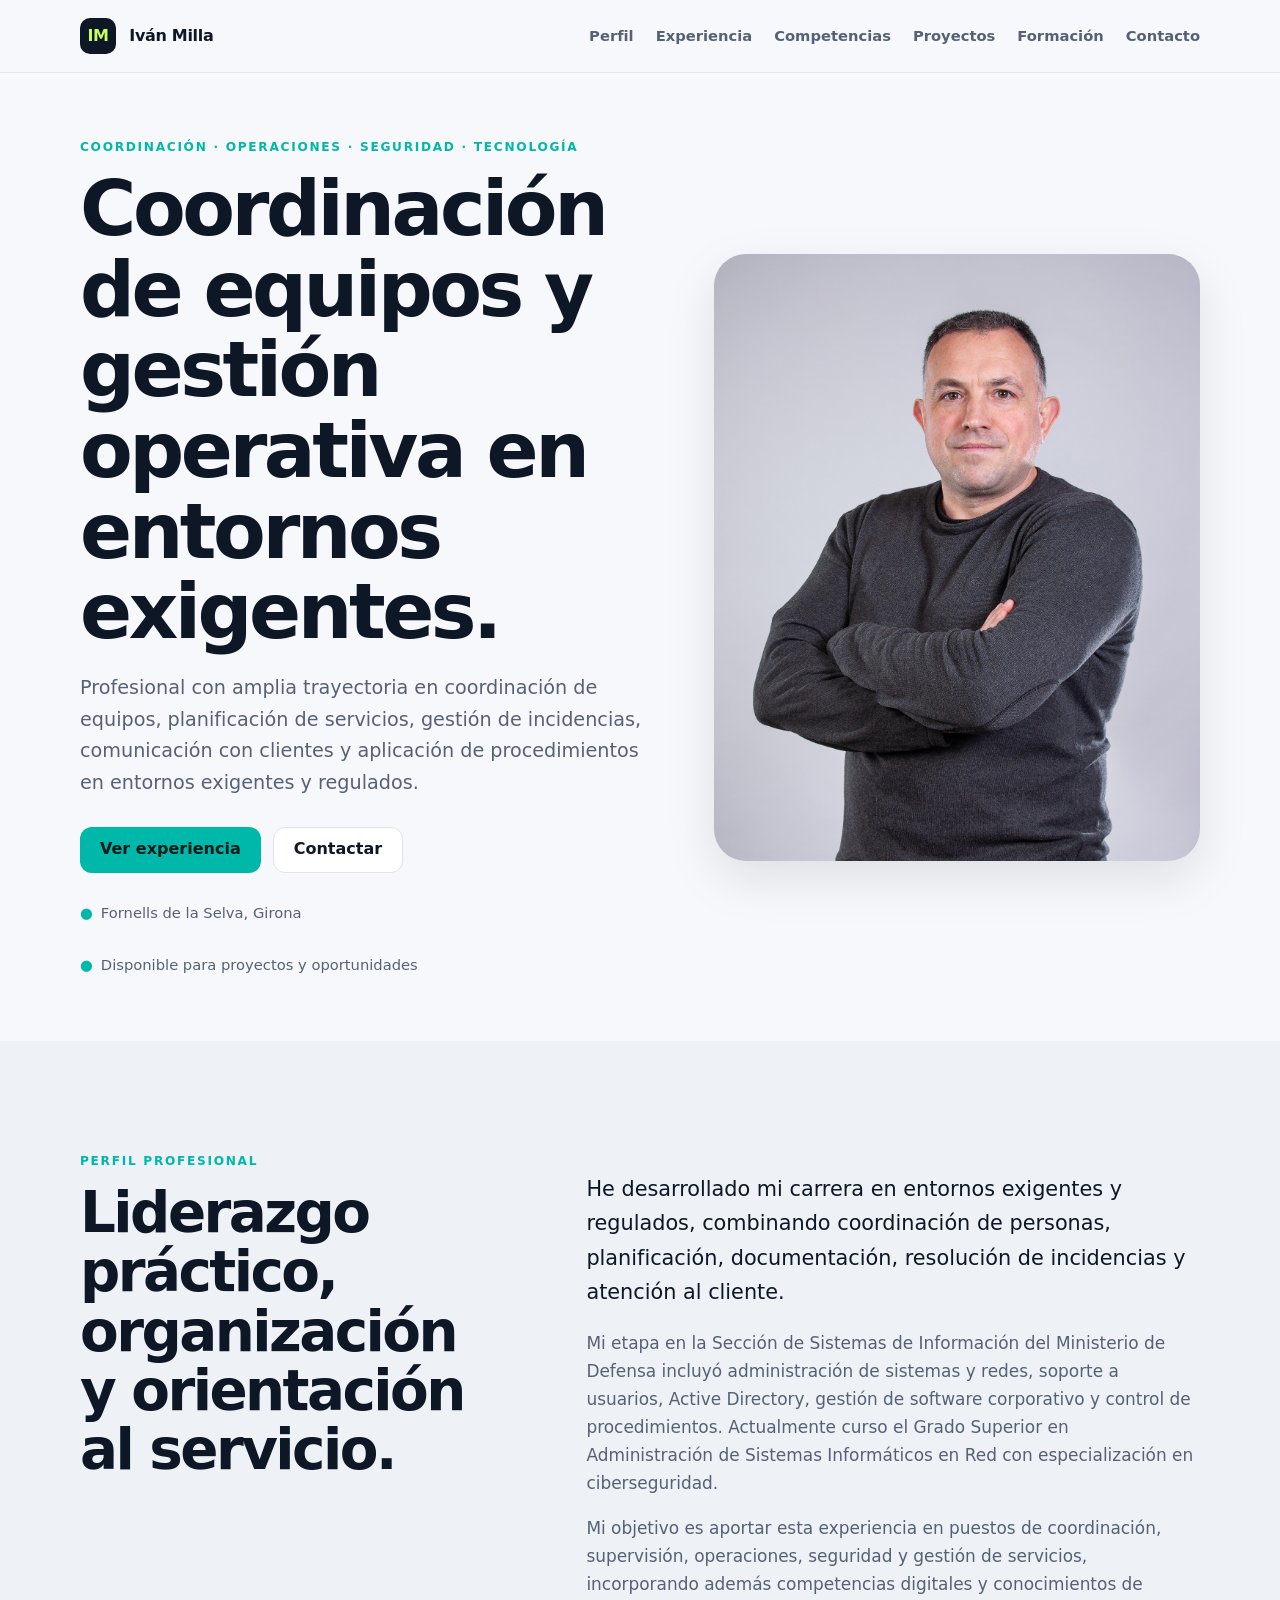
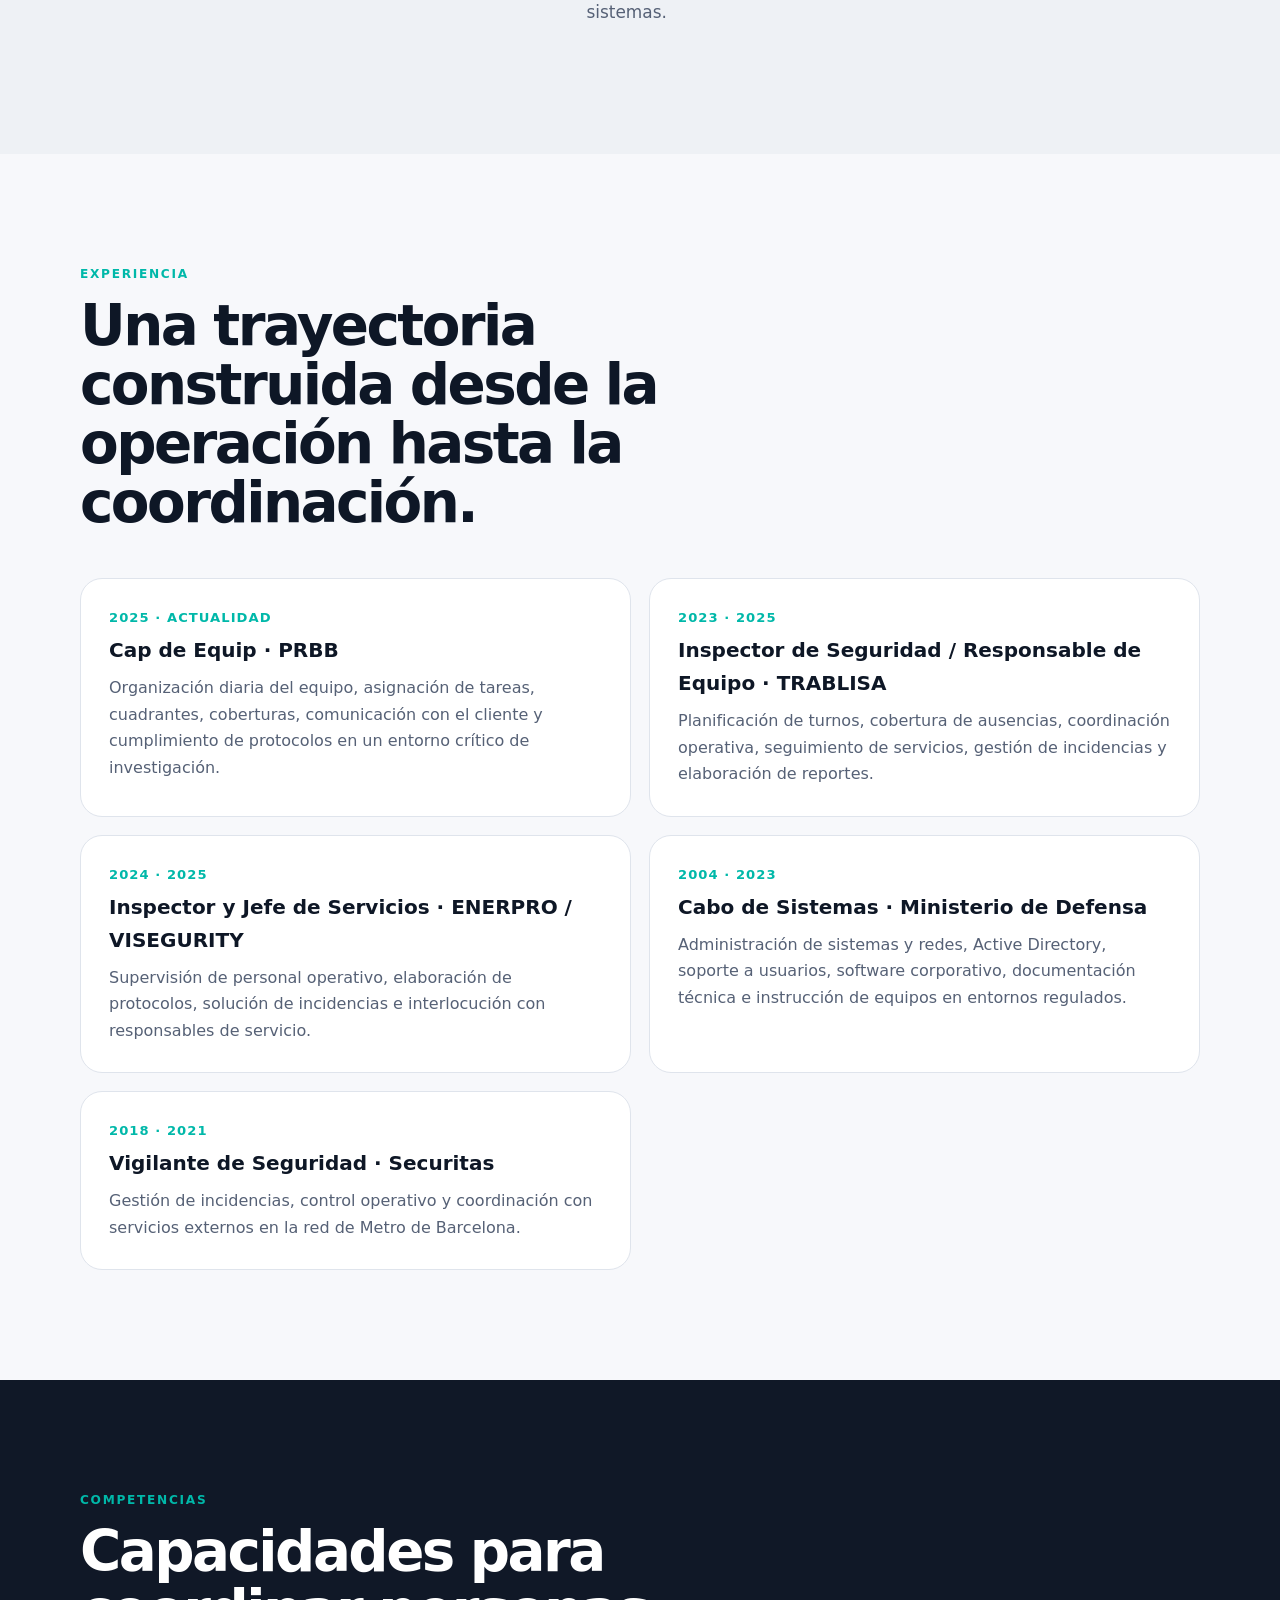
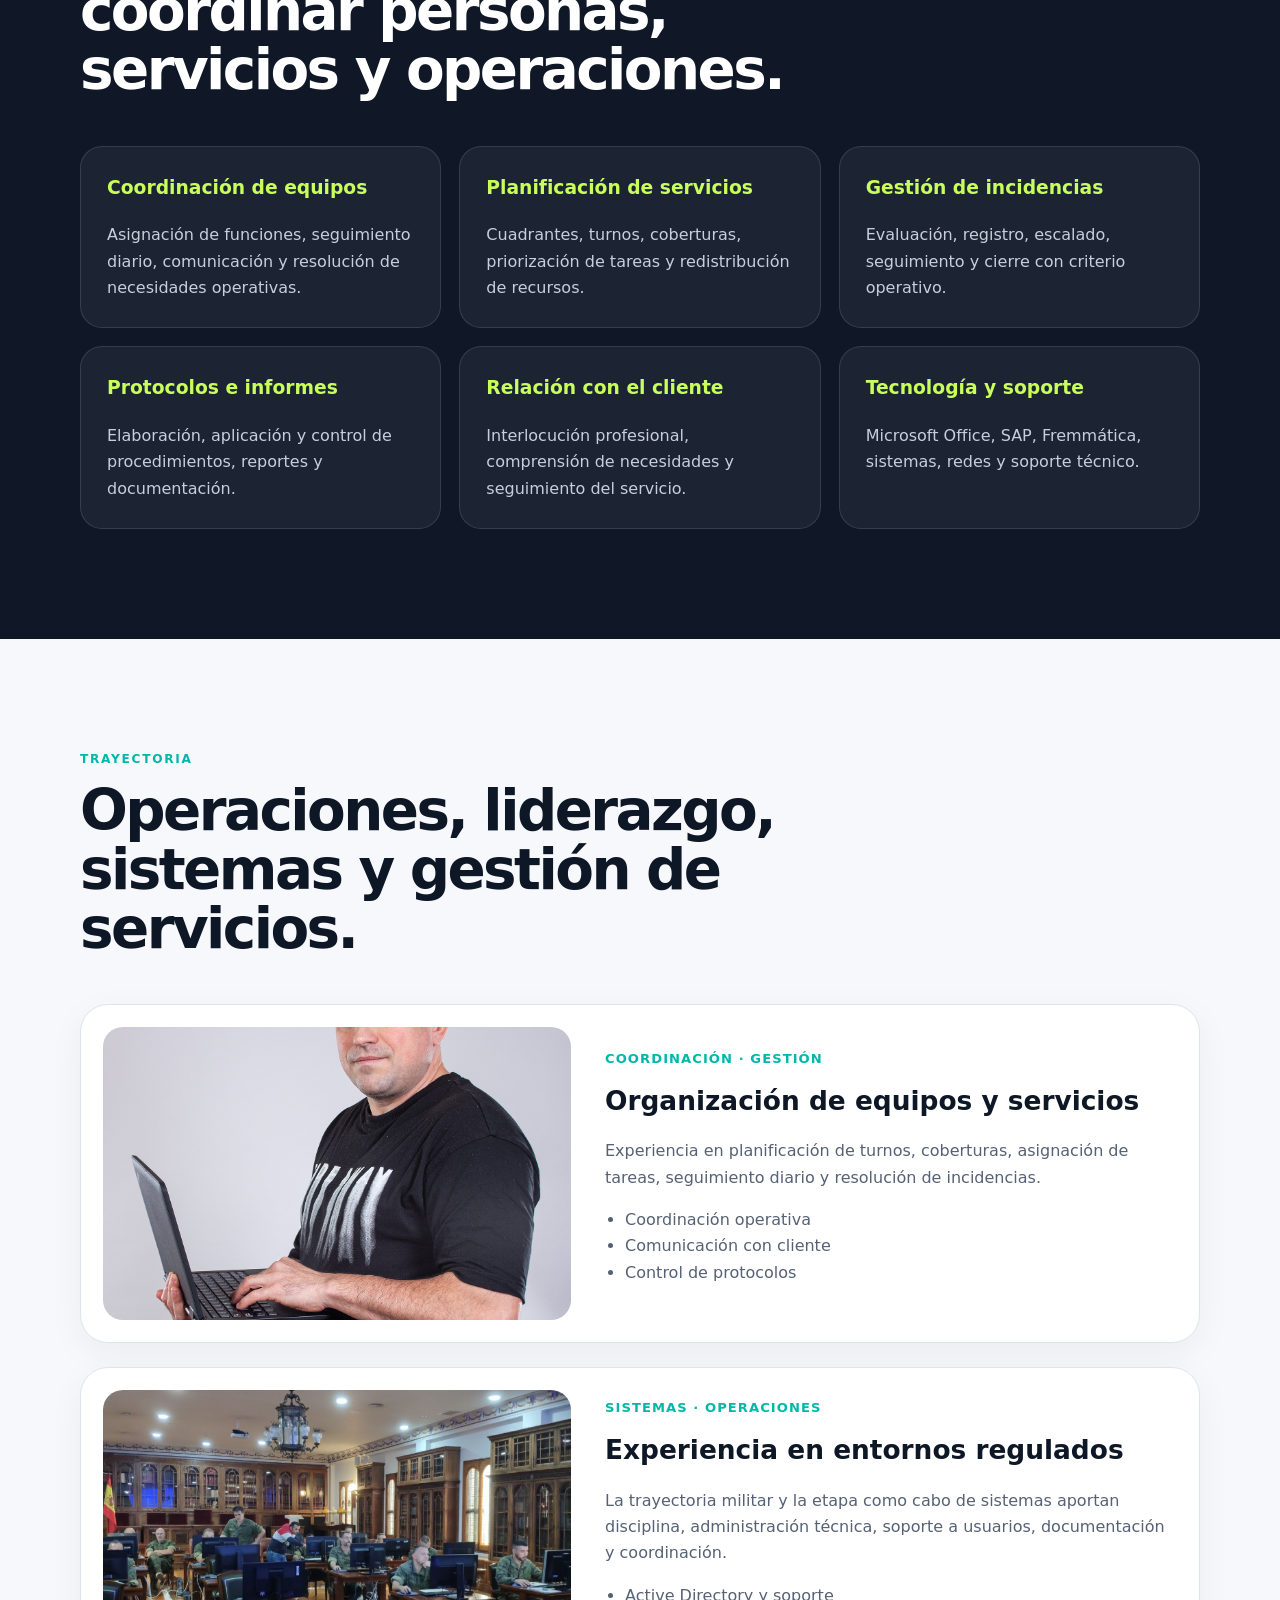
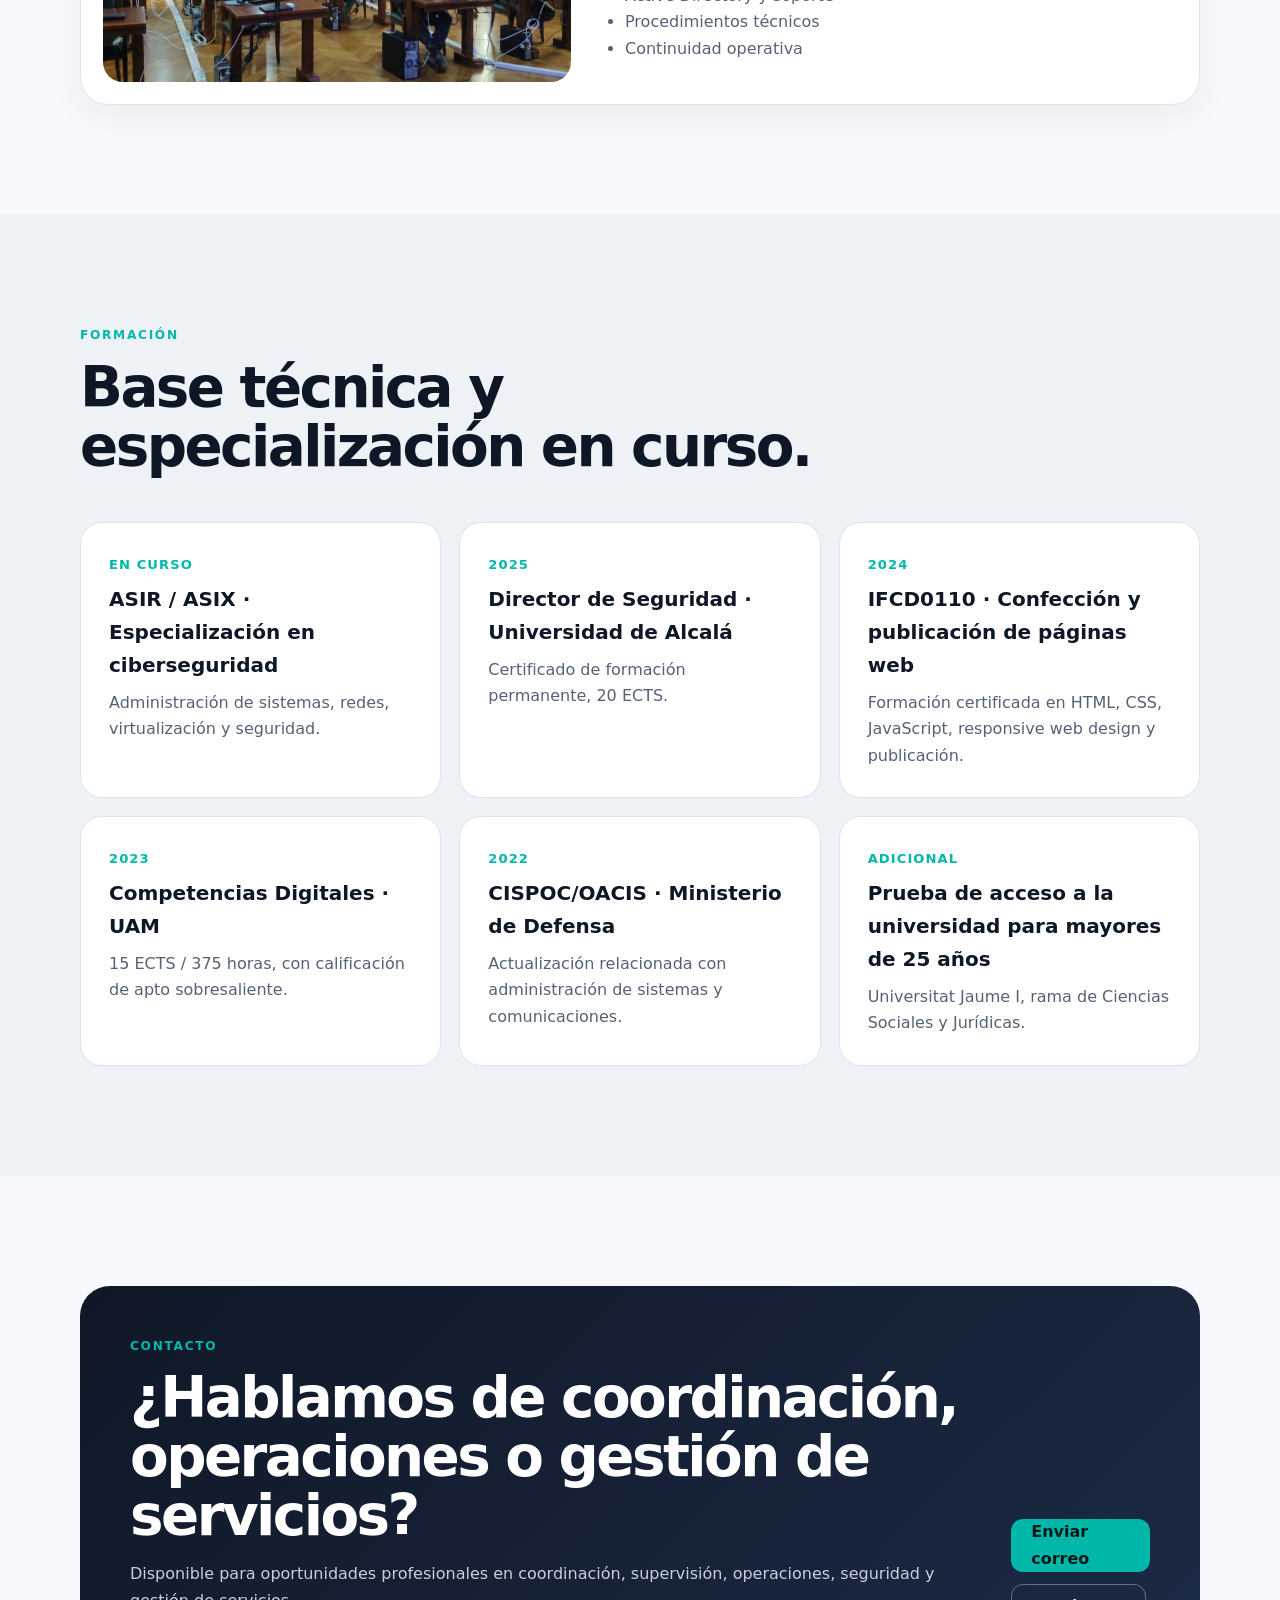
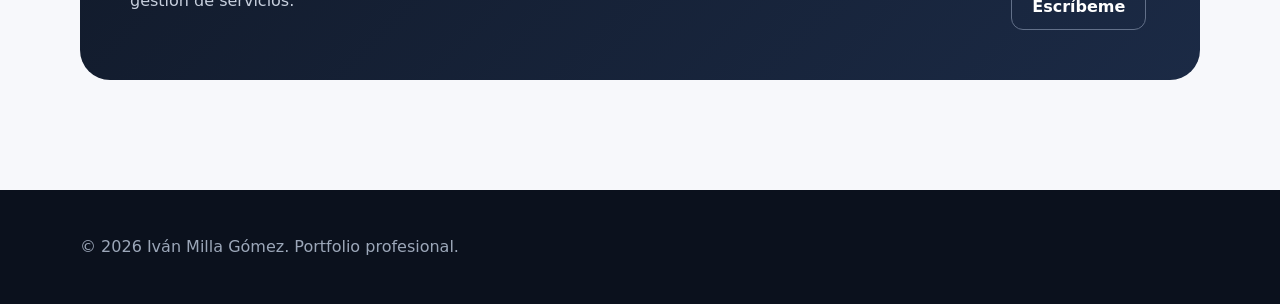
<file: index.html>
<!doctype html>
<html lang="es">
<head>
  <meta charset="utf-8">
  <meta name="viewport" content="width=device-width,initial-scale=1">
  <meta name="description" content="Portfolio profesional de Iván Milla: coordinación de equipos, operaciones, seguridad y gestión de servicios.">
  <meta name="author" content="Iván Milla Gómez">
  <title>Iván Milla | Coordinación, Operaciones y Seguridad</title>
  <link rel="stylesheet" href="style.css">
</head>
<body>
  <a class="skip" href="#contenido">Saltar al contenido</a>
  <header class="header" id="inicio">
    <nav class="nav container" aria-label="Navegación principal">
      <a class="brand" href="#inicio"><span>IM</span> Iván Milla</a>
      <button class="menu" type="button" aria-expanded="false" aria-controls="navlinks">Menú</button>
      <div class="navlinks" id="navlinks">
        <a href="#perfil">Perfil</a><a href="#experiencia">Experiencia</a><a href="#competencias">Competencias</a><a href="#experiencia">Proyectos</a><a href="#formacion">Formación</a><a href="#contacto">Contacto</a>
      </div>
    </nav>
  </header>

  <main id="contenido">
    <section class="hero container">
      <div class="hero-copy reveal">
        <p class="eyebrow">Coordinación · Operaciones · Seguridad · Tecnología</p>
        <h1>Coordinación de equipos y gestión operativa en entornos exigentes.</h1>
        <p class="lead">Profesional con amplia trayectoria en coordinación de equipos, planificación de servicios, gestión de incidencias, comunicación con clientes y aplicación de procedimientos en entornos exigentes y regulados.</p>
        <div class="actions"><a class="btn primary" href="#experiencia">Ver experiencia</a><a class="btn ghost" href="#contacto">Contactar</a></div>
        <ul class="quick"><li>Fornells de la Selva, Girona</li><li>Disponible para proyectos y oportunidades</li></ul>
      </div>
      <figure class="hero-photo reveal"><img src="ivan3.jpg" alt="Retrato profesional con fondo claro" loading="eager"></figure>
    </section>

    <section class="section muted" id="perfil">
      <div class="container split">
        <div class="section-title reveal"><p class="eyebrow">Perfil profesional</p><h2>Liderazgo práctico, organización y orientación al servicio.</h2></div>
        <div class="prose reveal"><p>He desarrollado mi carrera en entornos exigentes y regulados, combinando coordinación de personas, planificación, documentación, resolución de incidencias y atención al cliente.</p><p>Mi etapa en la Sección de Sistemas de Información del Ministerio de Defensa incluyó administración de sistemas y redes, soporte a usuarios, Active Directory, gestión de software corporativo y control de procedimientos. Actualmente curso el Grado Superior en Administración de Sistemas Informáticos en Red con especialización en ciberseguridad.</p><p>Mi objetivo es aportar esta experiencia en puestos de coordinación, supervisión, operaciones, seguridad y gestión de servicios, incorporando además competencias digitales y conocimientos de sistemas.</p></div>
      </div>
    </section>

    <section class="section container" id="experiencia">
      <div class="section-title reveal"><p class="eyebrow">Experiencia</p><h2>Una trayectoria construida desde la operación hasta la coordinación.</h2></div>
      <div class="timeline">
        <article class="card reveal"><div class="date">2025 · Actualidad</div><h3>Cap de Equip · PRBB</h3><p>Organización diaria del equipo, asignación de tareas, cuadrantes, coberturas, comunicación con el cliente y cumplimiento de protocolos en un entorno crítico de investigación.</p></article>
        <article class="card reveal"><div class="date">2023 · 2025</div><h3>Inspector de Seguridad / Responsable de Equipo · TRABLISA</h3><p>Planificación de turnos, cobertura de ausencias, coordinación operativa, seguimiento de servicios, gestión de incidencias y elaboración de reportes.</p></article>
        <article class="card reveal"><div class="date">2024 · 2025</div><h3>Inspector y Jefe de Servicios · ENERPRO / VISEGURITY</h3><p>Supervisión de personal operativo, elaboración de protocolos, solución de incidencias e interlocución con responsables de servicio.</p></article>
        <article class="card reveal"><div class="date">2004 · 2023</div><h3>Cabo de Sistemas · Ministerio de Defensa</h3><p>Administración de sistemas y redes, Active Directory, soporte a usuarios, software corporativo, documentación técnica e instrucción de equipos en entornos regulados.</p></article>
        <article class="card reveal"><div class="date">2018 · 2021</div><h3>Vigilante de Seguridad · Securitas</h3><p>Gestión de incidencias, control operativo y coordinación con servicios externos en la red de Metro de Barcelona.</p></article>
      </div>
    </section>

    <section class="section dark" id="competencias">
      <div class="container">
        <div class="section-title reveal"><p class="eyebrow">Competencias</p><h2>Capacidades para coordinar personas, servicios y operaciones.</h2></div>
        <div class="skills-grid">
          <article class="skill reveal"><h3>Coordinación de equipos</h3><p>Asignación de funciones, seguimiento diario, comunicación y resolución de necesidades operativas.</p></article>
          <article class="skill reveal"><h3>Planificación de servicios</h3><p>Cuadrantes, turnos, coberturas, priorización de tareas y redistribución de recursos.</p></article>
          <article class="skill reveal"><h3>Gestión de incidencias</h3><p>Evaluación, registro, escalado, seguimiento y cierre con criterio operativo.</p></article>
          <article class="skill reveal"><h3>Protocolos e informes</h3><p>Elaboración, aplicación y control de procedimientos, reportes y documentación.</p></article>
          <article class="skill reveal"><h3>Relación con el cliente</h3><p>Interlocución profesional, comprensión de necesidades y seguimiento del servicio.</p></article>
          <article class="skill reveal"><h3>Tecnología y soporte</h3><p>Microsoft Office, SAP, Fremmática, sistemas, redes y soporte técnico.</p></article>
        </div>
      </div>
    </section>

    <section class="section container" id="proyectos">
      <div class="section-title reveal"><p class="eyebrow">Trayectoria</p><h2>Operaciones, liderazgo, sistemas y gestión de servicios.</h2></div>
      <div class="projects">
        <article class="project reveal"><img src="ivan11.jpg" alt="Profesional trabajando con un ordenador portátil" loading="lazy"><div><span class="tag">Coordinación · Gestión</span><h3>Organización de equipos y servicios</h3><p>Experiencia en planificación de turnos, coberturas, asignación de tareas, seguimiento diario y resolución de incidencias.</p><ul><li>Coordinación operativa</li><li>Comunicación con cliente</li><li>Control de protocolos</li></ul></div></article>
        <article class="project reveal"><img src="mili4.jpg" alt="Sala técnica con varios puestos informáticos" loading="lazy"><div><span class="tag">Sistemas · Operaciones</span><h3>Experiencia en entornos regulados</h3><p>La trayectoria militar y la etapa como cabo de sistemas aportan disciplina, administración técnica, soporte a usuarios, documentación y coordinación.</p><ul><li>Active Directory y soporte</li><li>Procedimientos técnicos</li><li>Continuidad operativa</li></ul></div></article>
      </div>
    </section>
    <section class="section muted" id="formacion">
      <div class="container">
        <div class="section-title reveal"><p class="eyebrow">Formación</p><h2>Base técnica y especialización en curso.</h2></div>
        <div class="education">
          <article class="card reveal"><span>En curso</span><h3>ASIR / ASIX · Especialización en ciberseguridad</h3><p>Administración de sistemas, redes, virtualización y seguridad.</p></article>
          <article class="card reveal"><span>2025</span><h3>Director de Seguridad · Universidad de Alcalá</h3><p>Certificado de formación permanente, 20 ECTS.</p></article>
          <article class="card reveal"><span>2024</span><h3>IFCD0110 · Confección y publicación de páginas web</h3><p>Formación certificada en HTML, CSS, JavaScript, responsive web design y publicación.</p></article>
          <article class="card reveal"><span>2023</span><h3>Competencias Digitales · UAM</h3><p>15 ECTS / 375 horas, con calificación de apto sobresaliente.</p></article>
          <article class="card reveal"><span>2022</span><h3>CISPOC/OACIS · Ministerio de Defensa</h3><p>Actualización relacionada con administración de sistemas y comunicaciones.</p></article>
          <article class="card reveal"><span>Adicional</span><h3>Prueba de acceso a la universidad para mayores de 25 años</h3><p>Universitat Jaume I, rama de Ciencias Sociales y Jurídicas.</p></article>
        </div>
      </div>
    </section>

    <section class="section container" id="contacto">
      <div class="contact reveal"><div><p class="eyebrow">Contacto</p><h2>¿Hablamos de coordinación, operaciones o gestión de servicios?</h2><p>Disponible para oportunidades profesionales en coordinación, supervisión, operaciones, seguridad y gestión de servicios.</p></div><div class="contact-links"><a class="btn primary" href="mailto:imilgom01@gmail.com">Enviar correo</a><a class="btn ghost" href="mailto:imilgom01@gmail.com?subject=Contacto%20desde%20el%20portfolio">Escríbeme</a></div></div>
    </section>
  </main>
  <footer><div class="container"><p>© <span id="year"></span> Iván Milla Gómez. Portfolio profesional.</p></div></footer>
  <script src="script.js"></script>
</body>
</html>
</file>
<file: style.css>
:root{--bg:#f7f8fb;--surface:#fff;--ink:#0e1726;--muted:#566176;--accent:#00b8a9;--accent2:#c8ff5a;--dark:#101827;--line:#dfe4ec;--radius:22px;--shadow:0 18px 50px rgba(14,23,38,.1)}*{box-sizing:border-box}html{scroll-behavior:smooth}body{margin:0;font-family:Inter,ui-sans-serif,system-ui,-apple-system,"Segoe UI",sans-serif;background:var(--bg);color:var(--ink);line-height:1.65}.container{width:min(1120px,calc(100% - 40px));margin:auto}.skip{position:absolute;left:-9999px}.skip:focus{left:16px;top:16px;background:#fff;padding:10px;z-index:99}.header{position:sticky;top:0;z-index:20;background:rgba(247,248,251,.9);backdrop-filter:blur(14px);border-bottom:1px solid rgba(223,228,236,.8)}.nav{min-height:72px;display:flex;align-items:center;justify-content:space-between}.brand{text-decoration:none;color:var(--ink);font-weight:850;letter-spacing:-.02em}.brand span{display:inline-grid;place-items:center;width:36px;height:36px;margin-right:8px;border-radius:10px;background:var(--ink);color:var(--accent2)}.navlinks{display:flex;gap:22px}.navlinks a{color:var(--muted);text-decoration:none;font-weight:650;font-size:.92rem}.navlinks a:hover,.navlinks a.active{color:var(--accent)}.menu{display:none;border:1px solid var(--line);background:#fff;border-radius:10px;padding:9px 12px}.hero{min-height:calc(100vh - 72px);display:grid;grid-template-columns:1.08fr .92fr;align-items:center;gap:64px;padding-block:64px}.eyebrow{text-transform:uppercase;letter-spacing:.14em;font-size:.76rem;font-weight:850;color:var(--accent);margin:0 0 12px}.hero h1,.section-title h2,.contact h2{letter-spacing:-.045em;line-height:1.05;margin:0}.hero h1{font-size:clamp(2.9rem,6vw,5.8rem)}.lead{font-size:1.2rem;color:var(--muted);max-width:720px}.actions,.contact-links{display:flex;gap:12px;flex-wrap:wrap;margin-top:28px}.btn{display:inline-flex;align-items:center;justify-content:center;min-height:46px;padding:0 20px;border-radius:12px;text-decoration:none;font-weight:800}.primary{background:var(--accent);color:#051a18}.ghost{border:1px solid var(--line);color:var(--ink);background:var(--surface)}.quick{display:flex;gap:28px;flex-wrap:wrap;padding:0;margin:28px 0 0;list-style:none;color:var(--muted);font-size:.92rem}.quick li:before{content:"●";color:var(--accent);margin-right:8px}.hero-photo{margin:0;border-radius:32px;overflow:hidden;box-shadow:var(--shadow);background:#e8eaf0}.hero-photo img{display:block;width:100%;aspect-ratio:4/5;object-fit:cover}.section{padding-block:110px}.muted{background:#eef1f5}.dark{background:var(--dark);color:#fff}.split{display:grid;grid-template-columns:.82fr 1.18fr;gap:80px}.section-title{max-width:780px;margin-bottom:46px}.section-title h2,.contact h2{font-size:clamp(2.2rem,4.4vw,4rem)}.prose{color:var(--muted);font-size:1.06rem}.prose p:first-child{font-size:1.3rem;color:var(--ink)}.timeline{display:grid;grid-template-columns:repeat(2,1fr);gap:18px}.card{background:var(--surface);border:1px solid var(--line);border-radius:var(--radius);padding:28px}.card h3{margin:.35rem 0 .5rem;font-size:1.25rem}.card p{margin:0;color:var(--muted)}.date,.card>span,.tag{color:var(--accent);font-weight:850;font-size:.82rem;text-transform:uppercase;letter-spacing:.08em}.skills-grid{display:grid;grid-template-columns:repeat(3,1fr);gap:18px}.skill{padding:26px;border:1px solid rgba(255,255,255,.12);border-radius:var(--radius);background:rgba(255,255,255,.05)}.skill h3{color:var(--accent2);margin-top:0}.skill p{color:#c7cfdd;margin-bottom:0}.projects{display:grid;gap:24px}.project{display:grid;grid-template-columns:.9fr 1.1fr;gap:34px;align-items:center;padding:22px;background:var(--surface);border:1px solid var(--line);border-radius:28px;box-shadow:0 10px 35px rgba(14,23,38,.05)}.project img,.project-symbol{width:100%;aspect-ratio:16/10;object-fit:cover;border-radius:20px}.project-symbol{display:grid;place-items:center;background:linear-gradient(135deg,#101827,#22334f);color:var(--accent2);font-size:clamp(2rem,7vw,5rem);font-weight:900;letter-spacing:.08em}.project h3{font-size:1.65rem;margin:.45rem 0}.project p,.project li{color:var(--muted)}.project ul{padding-left:20px}.education{display:grid;grid-template-columns:repeat(3,1fr);gap:18px}.contact{padding:50px;border-radius:30px;background:linear-gradient(135deg,#101827,#1b2a45);color:#fff;display:flex;justify-content:space-between;align-items:end;gap:30px}.contact p:not(.eyebrow){color:#c7cfdd}.contact .ghost{color:#fff;background:transparent;border-color:#627089}footer{background:#0b111d;color:#9ca7b9;padding:28px 0}.reveal{opacity:0;transform:translateY(18px);transition:opacity .65s ease,transform .65s ease}.reveal.visible{opacity:1;transform:none}@media(max-width:900px){.hero,.split,.project{grid-template-columns:1fr}.hero{padding-top:40px}.hero-photo{max-width:620px}.skills-grid,.education{grid-template-columns:repeat(2,1fr)}.contact{align-items:flex-start;flex-direction:column}.navlinks{position:absolute;top:72px;left:20px;right:20px;display:none;flex-direction:column;padding:18px;background:#fff;border:1px solid var(--line);border-radius:16px;box-shadow:var(--shadow)}.navlinks.open{display:flex}.menu{display:block}}@media(max-width:620px){.container{width:min(100% - 28px,1120px)}.section{padding-block:78px}.hero h1{font-size:2.8rem}.timeline,.skills-grid,.education{grid-template-columns:1fr}.project{padding:14px}.contact{padding:30px}.quick{gap:10px}.btn{width:100%}}
</file>
